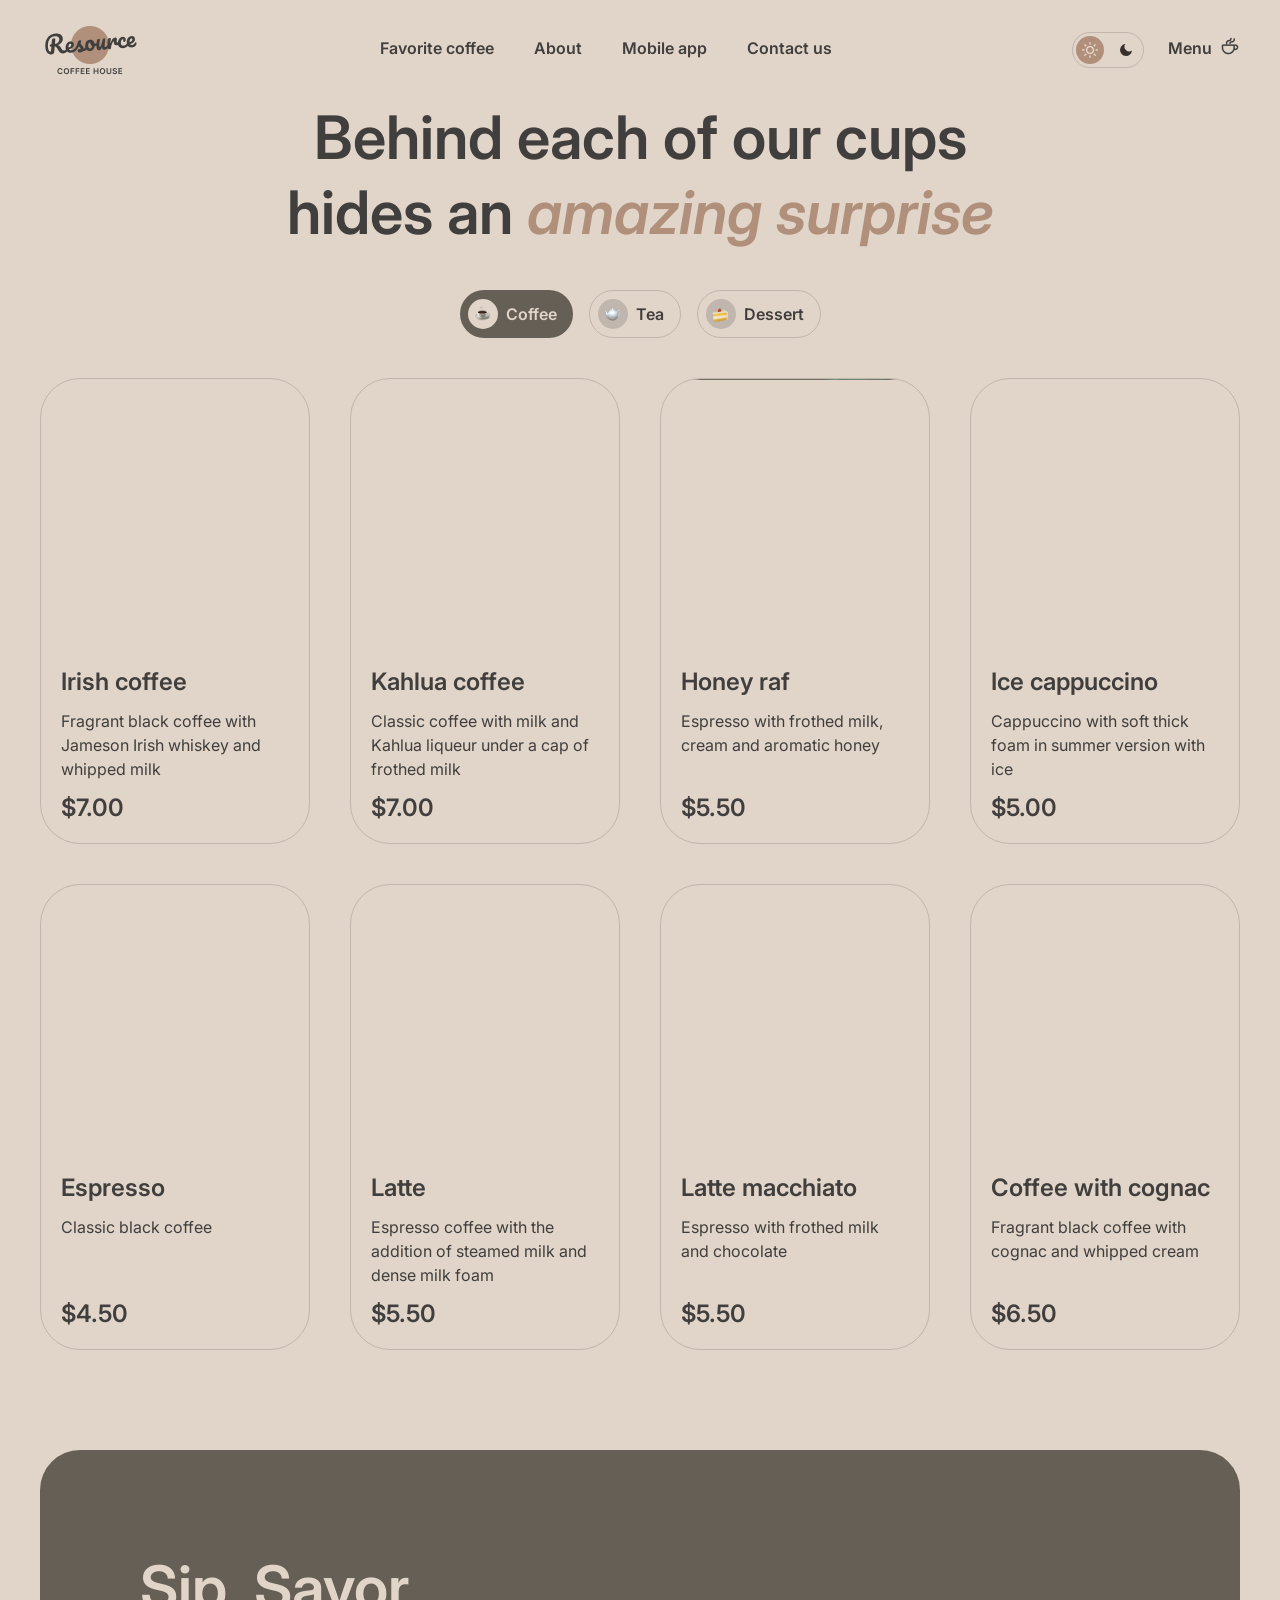
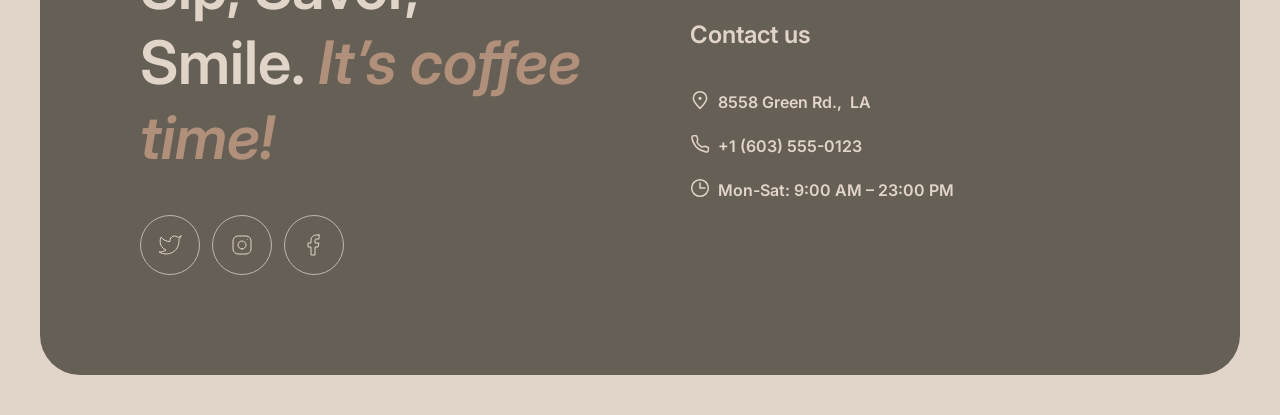
<file: menu.html>
<!DOCTYPE html>
<html lang="en">

<head>
  <meta charset="UTF-8">
  <meta name="viewport" content="width=device-width, initial-scale=1.0">
  <title>Coffee House — Menu</title>
  <link rel="icon" href="favicon.ico" type="image/x-icon">
  <link rel="preconnect" href="https://fonts.googleapis.com">
  <link rel="preconnect" href="https://fonts.gstatic.com" crossorigin>
  <link href="https://fonts.googleapis.com/css2?family=Inter:wght@400;600&display=swap" rel="stylesheet">
  <link rel="stylesheet" href="style.css">
  <script>
    (function () {
      var savedTheme = localStorage.getItem('theme');
      if (savedTheme === 'dark') {
        document.documentElement.setAttribute('data-theme', 'dark');
      }
    })();
  </script>
</head>

<body>
  <header class="header">
    <div class="header__container container">
      <a href="index.html" class="header__logo">
        <img src="img/logo.png" alt="" class="header__logo-img header__logo-img--light">
        <img src="img/logo-dark.png" alt="" class="header__logo-img header__logo-img--dark">
      </a>
      <nav class="header__nav header-nav" id="header-nav">
        <ul class="header-nav__list">
          <li class="header-nav__item"><a href="index.html#favorite-coffee" class="header-nav__link">Favorite coffee</a></li>
          <li class="header-nav__item"><a href="index.html#about-us" class="header-nav__link">About</a></li>
          <li class="header-nav__item"><a href="index.html#mobile-app" class="header-nav__link">Mobile app</a></li>
          <li class="header-nav__item"><a href="index.html#contacts" class="header-nav__link">Contact us</a></li>
        </ul>
        <a href="menu.html" class="header-nav__mobile-link"><span>Menu</span>
          <svg xmlns="http://www.w3.org/2000/svg" width="41" height="40" viewBox="0 0 41 40" fill="none">
            <path
              d="M28.8333 18.9333V25C28.8333 30.5228 24.3561 35 18.8332 35H15.4999C9.97707 35 5.49992 30.5228 5.49992 25V18.9333C5.49992 18.602 5.76855 18.3333 6.09992 18.3333H28.2333C28.5646 18.3333 28.8333 18.602 28.8333 18.9333Z"
              stroke="currentColor" stroke-width="2" stroke-linecap="round" stroke-linejoin="round" />
            <path
              d="M20.4999 15C20.4999 13.3334 21.6904 11.6667 24.0713 11.6667C24.5919 11.6667 25.2136 11.6667 25.8333 11.6667C27.4901 11.6667 28.8333 10.3236 28.8333 8.66671V5.83337"
              stroke="currentColor" stroke-width="2" stroke-linecap="round" stroke-linejoin="round" />
            <path
              d="M13.8334 15V12.1667C13.8334 10.5098 15.1766 9.16667 16.8334 9.16667H20.1667C21.2713 9.16667 22.1667 8.27124 22.1667 7.16667V5"
              stroke="currentColor" stroke-width="2" stroke-linecap="round" stroke-linejoin="round" />
            <path
              d="M27.1667 18.3334H31.3334C33.6346 18.3334 35.5001 20.1989 35.5001 22.5C35.5001 24.8012 33.6346 26.6667 31.3334 26.6667H28.8334"
              stroke="currentColor" stroke-width="2" stroke-linecap="round" stroke-linejoin="round" />
          </svg></a>
      </nav>
      <div class="header__actions">
        <button class="theme-switcher" id="theme-switcher" aria-label="Toggle theme">
          <span class="theme-switcher__icon theme-switcher__icon--sun">
            <svg width="16" height="16" viewBox="0 0 24 24" fill="none" stroke="currentColor" stroke-width="2" stroke-linecap="round" stroke-linejoin="round">
              <circle cx="12" cy="12" r="5"></circle>
              <line x1="12" y1="1" x2="12" y2="3"></line>
              <line x1="12" y1="21" x2="12" y2="23"></line>
              <line x1="4.22" y1="4.22" x2="5.64" y2="5.64"></line>
              <line x1="18.36" y1="18.36" x2="19.78" y2="19.78"></line>
              <line x1="1" y1="12" x2="3" y2="12"></line>
              <line x1="21" y1="12" x2="23" y2="12"></line>
              <line x1="4.22" y1="19.78" x2="5.64" y2="18.36"></line>
              <line x1="18.36" y1="5.64" x2="19.78" y2="4.22"></line>
            </svg>
          </span>
          <span class="theme-switcher__icon theme-switcher__icon--moon">
            <svg width="16" height="16" viewBox="0 0 24 24" fill="currentColor">
              <path d="M21 12.79A9 9 0 1 1 11.21 3 7 7 0 0 0 21 12.79z"></path>
            </svg>
          </span>
        </button>
        <a href="menu.html" class="header__menu-link">Menu</a>
        <button class="header__burger" id="burger" type="button" aria-label="Open menu" aria-expanded="false" aria-controls="header-nav"></button>
      </div>
    </div>
  </header>

  <section class="menu" id="menu">
    <div class="menu__container container">
      <h1 class="menu__title">Behind each of our cups hides an <span>amazing surprise</span></h1>

      <div class="menu__tabs tabs">
        <div data-tab-id="coffee" class="tabs__item active"><span class="tabs__icon"><img src="img/menu/icon-coffee.png" alt="coffee icon"></span><span class="tabs__name">Coffee</span></div>
        <div data-tab-id="tea" class="tabs__item"><span class="tabs__icon"><img src="img/menu/icon-tea.png" alt="tea icon"></span><span class="tabs__name">Tea</span></div>
        <div data-tab-id="dessert" class="tabs__item"><span class="tabs__icon"><img src="img/menu/icon-desert.png" alt="desert icon"></span><span class="tabs__name">Dessert</span></div>
      </div>

      <div class="menu__cards cards" id="menu-cards"></div>

      <button class="menu__show-more-btn" type="button" id="menu-show-more" hidden>Show more</button>
    </div>
  </section>

  <footer class="footer" id="contacts">
    <div class="container">
      <div class="footer__container">
        <div class="footer__app-content">
          <h2 class="footer__title">Sip, Savor, Smile. <span>It&#8217;s coffee time!</span></h2>
          <div class="footer__footer-social footer-social">
            <a href="https://twitter.com/" target="_blank" class="footer-social__link">
              <svg xmlns="http://www.w3.org/2000/svg" width="24" height="24" viewBox="0 0 24 24" fill="none">
                <path
                  d="M23 3.01006C23 3.01006 20.9821 4.20217 19.86 4.54006C19.2577 3.84757 18.4573 3.35675 17.567 3.13398C16.6767 2.91122 15.7395 2.96725 14.8821 3.29451C14.0247 3.62177 13.2884 4.20446 12.773 4.96377C12.2575 5.72309 11.9877 6.62239 12 7.54006V8.54006C10.2426 8.58562 8.50127 8.19587 6.93101 7.4055C5.36074 6.61513 4.01032 5.44869 3 4.01006C3 4.01006 -1 13.0101 8 17.0101C5.94053 18.408 3.48716 19.109 1 19.0101C10 24.0101 21 19.0101 21 7.51006C20.9991 7.23151 20.9723 6.95365 20.92 6.68006C21.9406 5.67355 23 3.01006 23 3.01006Z"
                  stroke-linecap="round" stroke-linejoin="round" />
              </svg>
            </a>
            <a href="https://instagram.com/" target="_blank" class="footer-social__link">
              <svg xmlns="http://www.w3.org/2000/svg" width="24" height="24" viewBox="0 0 24 24" fill="none">
                <path
                  d="M12 16C14.2091 16 16 14.2091 16 12C16 9.79086 14.2091 8 12 8C9.79086 8 8 9.79086 8 12C8 14.2091 9.79086 16 12 16Z"
                  stroke="#E1D4C9" stroke-linecap="round" stroke-linejoin="round" />
                <path
                  d="M3 16V8C3 5.23858 5.23858 3 8 3H16C18.7614 3 21 5.23858 21 8V16C21 18.7614 18.7614 21 16 21H8C5.23858 21 3 18.7614 3 16Z"
                  stroke="#E1D4C9" />
                <path d="M17.5 6.51L17.51 6.49889" stroke-linecap="round" stroke-linejoin="round" />
              </svg>
            </a>
            <a href="https://www.facebook.com/" target="_blank" class="footer-social__link">
              <svg xmlns="http://www.w3.org/2000/svg" width="24" height="24" viewBox="0 0 24 24" fill="none">
                <path
                  d="M17 2H14C12.6739 2 11.4021 2.52678 10.4645 3.46447C9.52678 4.40215 9 5.67392 9 7V10H6V14H9V22H13V14H16L17 10H13V7C13 6.73478 13.1054 6.48043 13.2929 6.29289C13.4804 6.10536 13.7348 6 14 6H17V2Z"
                  stroke-linecap="round" stroke-linejoin="round" />
              </svg>
            </a>
          </div>
        </div>
        <div class="footer__footer-contacts footer-contacts">
          <h3 class="footer-contacts__title">Contact us</h3>
          <ul class="footer-contacts__list">
            <li class="footer-contacts__item"><a href="https://maps.app.goo.gl/qfAVoJa7P9DXa6J29" target="_blank"
                class="footer-contacts__link footer-contacts__link--map">
                <svg xmlns="http://www.w3.org/2000/svg" width="20" height="20" viewBox="0 0 20 20" fill="none">
                  <path
                    d="M16.6663 8.33329C16.6663 12.0152 9.99967 18.3333 9.99967 18.3333C9.99967 18.3333 3.33301 12.0152 3.33301 8.33329C3.33301 4.65139 6.31778 1.66663 9.99967 1.66663C13.6816 1.66663 16.6663 4.65139 16.6663 8.33329Z"
                    stroke="#E1D4C9" stroke-width="1.5" />
                  <path
                    d="M10.0003 9.16667C10.4606 9.16667 10.8337 8.79357 10.8337 8.33333C10.8337 7.8731 10.4606 7.5 10.0003 7.5C9.54009 7.5 9.16699 7.8731 9.16699 8.33333C9.16699 8.79357 9.54009 9.16667 10.0003 9.16667Z"
                    fill="#E1D4C9" stroke="#E1D4C9" stroke-width="1.5" stroke-linecap="round" stroke-linejoin="round" />
                </svg>
                8558 Green Rd., &nbsp;LA</a></li>
            <li class="footer-contacts__item"><a href="tel:+16035550123" class="footer-contacts__link footer-contacts__link--tel">
                <svg xmlns="http://www.w3.org/2000/svg" width="20" height="20" viewBox="0 0 20 20" fill="none">
                  <path
                    d="M15.0984 12.2516L11.6665 12.9166C9.34845 11.7531 7.91654 10.4166 7.08321 8.33329L7.72483 4.89154L6.51197 1.66663L3.72946 1.66663C2.60191 1.66663 1.71466 2.59958 1.90108 3.71161C2.29888 6.08454 3.37231 10.0391 6.24987 12.9166C9.27338 15.9401 13.5661 17.3318 16.1378 17.9288C17.299 18.1983 18.3332 17.2908 18.3332 16.0988L18.3332 13.4843L15.0984 12.2516Z"
                    stroke="#E1D4C9" stroke-width="1.5" stroke-linecap="round" stroke-linejoin="round" />
                </svg>
                +1 (603) 555-0123</a></li>
            <li class="footer-contacts__item footer-contacts__item--time">
              <svg xmlns="http://www.w3.org/2000/svg" width="20" height="20" viewBox="0 0 20 20" fill="none">
                <g clip-path="url(#clip0_217_1736)">
                  <path d="M10 5L10 10L15 10" stroke="#E1D4C9" stroke-width="1.5" stroke-linecap="round"
                    stroke-linejoin="round" />
                  <path
                    d="M10.0003 18.3333C14.6027 18.3333 18.3337 14.6023 18.3337 9.99996C18.3337 5.39759 14.6027 1.66663 10.0003 1.66663C5.39795 1.66663 1.66699 5.39759 1.66699 9.99996C1.66699 14.6023 5.39795 18.3333 10.0003 18.3333Z"
                    stroke="#E1D4C9" stroke-width="1.5" stroke-linecap="round" stroke-linejoin="round" />
                </g>
                <defs>
                  <clipPath id="clip0_217_1736">
                    <rect width="20" height="20" fill="white" />
                  </clipPath>
                </defs>
              </svg>
              Mon-Sat: 9:00 AM – 23:00 PM
            </li>
          </ul>
        </div>
      </div>
    </div>
  </footer>
  <script src="theme.js"></script>
  <script src="burger.js"></script>
  <script src="products.js"></script>
  <script src="menu.js"></script>
</body>
</html>
</file>
<file: style.css>
* {
  padding: 0;
  margin: 0;
  box-sizing: border-box;
}

@keyframes slider-controls {
  to {transform: translateX(0%);}
}

:root {
  --c-text-dark: #403F3D;
  --c-text-light: #E1D4C9;
  --c-text-accent: #B0907A;

  --c-bg-body: #E1D4C9;
  --c-bg-container: #665F55;
  --c-bg-backdrop: rgba(64, 63, 61, 0.8);

  --c-border-light: #C1B6AD;
  --c-border-dark: #665F55;

  --toggle-bg: #FFFFFF;
  --toggle-border: #C1B6AD;
  --toggle-sun-bg: #B0907A;
  --toggle-sun-color: #E6D9CE;
  --toggle-moon-bg: transparent;
  --toggle-moon-color: #38312B;
  --toggle-moon-hover-bg: #665F55;
  --toggle-moon-hover-color: #E1D4C9;
}

[data-theme="dark"] {
  --c-text-dark: #E1D4C9;
  --c-text-light: #E1D4C9;
  --c-text-accent: #B0907A;

  --c-bg-body:#292826;
  --c-bg-container: #403F3D;
  --c-bg-backdrop: #292826e2;

  --c-border-light: #665F55;
  --c-border-dark: #C1B6AD;

  /* Состояние переключателя в тёмной теме */
  --toggle-sun-bg: transparent;
  --toggle-sun-color: #E1D4C9;
  --toggle-moon-bg: #B0907A;
  --toggle-moon-color: #231F1E;
  --toggle-sun-hover-bg: #403F3D;
  --toggle-sun-hover-color: #E1D4C9;
  --toggle-moon-hover-bg: #B0907A;
  --toggle-moon-hover-color: #231F1E;
}

body, 
.header, 
.header-nav, 
.hero__btn, 
.slider-buttons__btn, 
.footer-social__link {
  transition: background-color 0.3s ease, color 0.3s ease, border-color 0.3s ease;
}
 
html {
  scroll-behavior: smooth;
}
 
body {
  font-family: 'Inter', sans-serif;
  font-size: 16px;
  font-weight: 400;
  line-height: 150%;
  color: var(--c-text-dark);
  background-color: var(--c-bg-body);
}
 
body.menu-open,
body.modal-open {
  overflow: hidden;
}
 
.container {
  width: 100%;
  max-width: 1440px;
  padding: 0 40px;
  margin: 0 auto;
}
 
.header {
  position: absolute;
  top: 0;
  left: 0;
  width: 100%;
  height: 80px;
  overflow: hidden;
  z-index: 100;
  transition: height 0s linear 0.3s;
}
 
.header.open {
  height: 100%;
  transition-delay: 0s;
}
 
.header__container {
  padding-top: 20px;
  display: flex;
  flex-wrap: nowrap;
  justify-content: space-between;
  align-items: center;
}
 
.header__logo {
  position: relative;
  z-index: 10;
}
 
.header__logo img {
  display: block;
}
 
.header__logo .header__logo-img--dark {
  display: none;
}
 
[data-theme="dark"] .header__logo .header__logo-img--light {
  display: none;
}
 
[data-theme="dark"] .header__logo .header__logo-img--dark {
  display: block;
}
 
.theme-switcher {
  width: 72px;
  height: 36px;
  border-radius: 100px;
  border: 1px solid var(--toggle-border);
  background-color: var(--c-bg-body);
  display: flex;
  align-items: center;
  justify-content: space-between;
  padding: 3px;
  cursor: pointer;
  outline: none;
  transition: border-color 0.3s ease, background-color 0.3s ease;
  margin-left: auto; 
  margin-right: auto;
}
 
.theme-switcher__icon {
  width: 28px;
  height: 28px;
  border-radius: 50%;
  display: flex;
  align-items: center;
  justify-content: center;
  transition: background-color 0.3s ease, color 0.3s ease;
}
 
.theme-switcher__icon--sun {
  background-color: var(--toggle-sun-bg);
  color: var(--toggle-sun-color);
}
 
.theme-switcher__icon--moon {
  background-color: var(--toggle-moon-bg);
  color: var(--toggle-moon-color);
}
 
@media (hover: hover) {
  .theme-switcher:hover .theme-switcher__icon--moon {
    background-color: var(--toggle-moon-hover-bg);
    color: var(--toggle-moon-hover-color);
  }
 
  [data-theme="dark"] .theme-switcher:hover .theme-switcher__icon--sun {
    background-color: var(--toggle-sun-hover-bg);
    color: var(--toggle-sun-hover-color);
  }
}
 
.header-nav__mobile-link {
  display: none;
}
 
.header__menu-link {
  padding-right: 28px;
}
 
.header__menu-link::after {
  content: "";
  display: inline-block;
  position: absolute;
  width: 20px;
  height: 20px;
  top: 0;
  right: 0;
  background-image: url(img/coffee-cup.png);
}
 
[data-theme="dark"] .header__menu-link::after {
  background-image: url(img/coffee-cup-dark.png);
}
 
.header__menu-link, .header-nav__link {
  text-decoration: none;
  color: inherit;
  font-weight: 600;
  display: inline-block;
  padding-bottom: 4px;
  position: relative;
}
 
.header__menu-link::before, .header-nav__link::before {
  content: "";
  display: block;
  position: absolute;
  width: 100%;
  height: 2px;
  bottom: 0;
  left: 0;
  background-color: var(--c-text-dark);
  transform: scaleX(0);
  opacity: 0;
  transition: transform 0.3s ease-out, opacity 0.3s ease-out;
}
 
.header__actions {
  position: relative;
  z-index: 10;
  display: flex;
  flex-direction: row;
  align-items: center;
  gap: 24px;
}
 
.header__burger {
  width: 44px;
  height: 44px;
  padding: 0;
  border-radius: 100%;
  border: 1px solid var(--c-border-dark);
  background-color: transparent;
  cursor: pointer;
  display: none;
  flex-direction: column;
  align-items: center;
  justify-content: center;
  gap: 8px;
  transition: gap 0.3s ease-out;
}
 
.header__burger::before,
.header__burger::after {
  content: "";
  display: block;
  width: 16px;
  height: 1px;
  background-color: var(--c-border-dark);
  border-radius: 2px;
  transition: transform 0.3s ease-out;
}
 
.header__burger.open {
  gap: 0;
}
 
.header__burger.open::before {
  transform: translateY(50%) rotate(-45deg);
}
 
.header__burger.open::after {
  transform: translateY(-50%) rotate(45deg);
}
.header-nav__list {
  list-style: none;
  display: flex;
  gap: 40px;
}
 
.menu {
  margin-top: 100px;
}
 
.menu__container {
  display: flex;
  flex-direction: column;
  align-items: center;
}
 
.menu__title {
  font-size: 60px;
  font-weight: 600;
  line-height: 125%;
  text-align: center;
  max-width: 800px;
  margin-bottom: 40px;
}
 
.menu__title span {
  font-style: italic;
  color: var(--c-text-accent);
}
 
.tabs {
  display: flex;
  gap: 16px;
  margin-bottom: 40px;
}
 
.tabs__item {
  padding: 8px 16px 8px 8px;
  border-radius: 100px;
  border: 1px solid var(--c-border-light);
  display: flex;
  align-items: center;
  gap: 8px;
  cursor: pointer;
  transition: background-color 0.3s ease-out, border-color 0.3s ease-out;
}
 
.tabs__item.active {
  background-color: var(--c-bg-container);
  border: none;
  pointer-events: none;
}
 
.tabs__icon {
  display: flex;
  align-items: center;
  justify-content: center;
  width: 30px;
  height: 30px;
  border-radius: 100%;
  background-color: var(--c-border-light);
  transition: background-color 0.3s ease-out;
}
 
.tabs__item.active .tabs__icon {
  background-color: var(--c-bg-body);
}
 
.tabs__name {
  font-weight: 600;
  transition: color 0.3s ease-out;
}
 
.tabs__item.active .tabs__name {
  color: var(--c-text-light);
}
 
.cards {
  width: 100%;
  display: grid;
  grid-template-columns: repeat(4, 1fr);
  grid-auto-rows: 1fr;
  gap: 40px;
}
 
.cards__item {
  border-radius: 40px;
  border: 1px solid var(--c-border-light);
  overflow: hidden;
  display: flex;
  flex-direction: column;
  cursor: pointer;
}
 
.cards__img {
  border-radius: 40px;
  overflow: hidden;
  aspect-ratio: 1 / 1;
}
 
.cards__img img {
  display: block;
  width: 100%;
  height: 100%;
  object-fit: cover;
  object-position: center;
  transform: scale(1.1);
  transition: transform 0.3s ease-out;
}
 
.cards__descr {
  padding: 20px;
  display: flex;
  flex-direction: column;
  gap: 12px;
  flex-grow: 1;
}
 
.cards__name {
  font-size: 24px;
  font-weight: 600;
  line-height: 125%;
}
 
.cards__price {
  font-size: 24px;
  font-weight: 600;
  line-height: 125%;
  margin-top: auto;
}
 
.menu__show-more-btn[hidden] {
  display: none;
}
 
.menu__show-more-btn {
  display: block;
  margin: 40px auto 0;
  padding: 12px 40px;
  border-radius: 100px;
  border: 1px solid var(--c-border-dark);
  background-color: transparent;
  color: inherit;
  font: inherit;
  font-weight: 600;
  cursor: pointer;
  transition: background-color 0.3s ease-out, color 0.3s ease-out;
}
 
.hero {
  margin-top: 100px;
}
 
.hero__container {
  padding: 100px;
  border-radius: 40px;
  background-image: url(img/img-hero.jpg);
  background-position: center;
  background-size: cover;
  background-repeat: no-repeat;
  position: relative;
  overflow: hidden;
}
 
.hero__video {
  position: absolute;
  top: 0;
  left: 0;
  width: 100%;
  height: 100%;
  object-fit: cover;
}
 
.hero__title {
  max-width: 530px;
  font-size: 72px;
  font-weight: 600;
  line-height: 105%;
  color: var(--c-text-light);
  margin-bottom: 40px;
  position: relative;
  z-index: 10;
}
 
.hero__title span {
  font-style: italic;
  color: var(--c-text-accent);
}
 
.hero__descr {
  max-width: 530px;
  color: var(--c-text-light);
  margin-bottom: 40px;
  position: relative;
  z-index: 10;
}
 
.hero__btn {
  text-decoration: none;
  color: inherit;
  font-weight: 600;
  display: inline-block;
  padding: 20px 78px;
  background-color: var(--c-bg-body);
  border-radius: 100px;
  position: relative;
  z-index: 10;
}
 
.hero__btn span {
  position: relative;
  right: 0;
  transition: right 0.3s ease-out;
}
 
.hero__btn span::after {
  content: "";
  display: inline-block;
  position: absolute;
  width: 20px;
  height: 20px;
  top: 0;
  right: -28px;
  background-image: url(img/coffee-cup.png);
  opacity: 0;
 transition: opacity 0.3s ease-out;
}
 
[data-theme="dark"] .hero__btn span::after {
  background-image: url(img/coffee-cup-dark.png);
}
 
.favorite {
  margin-top: 100px;
}
 
.favorite__title {
  font-size: 60px;
  font-weight: 600;
  line-height: 125%;
  text-align: center;
  margin-bottom: 40px;
}
 
.favorite__title span {
  font-style: italic;
  color: var(--c-text-accent);
  margin-bottom: 40px;
}
 
.slider {
  position: relative;
  overflow: hidden;
}
 
.slider__items {
  display: flex;
  align-items: center;
  transition: transform 0.4s ease-out;;
}
 
.slider-card {
  flex-shrink: 0;
  width: 100%;
  display: flex;
  flex-direction: column;
  align-items: center;
  padding: 0 100px;
}
 
.slider-card__img {
  display: block;
  max-width: 480px;
  width: 100%;
  margin-bottom: 20px;
}
 
.slider-card__name {
  font-size: 24px;
  font-weight: 600px;
  line-height: 125%;
  text-align: center;
  margin-bottom: 16px;
  max-width: 480px;
}
 
.slider-card__descr {
  text-align: center;
  max-width: 480px;
  margin-bottom: 16px;
}
 
.slider-card__price {
  text-align: center;
  max-width: 480px;
  font-size: 24px;
  font-weight: 600;
  line-height: 125%;
}
 
.slider-buttons__btn {
  padding: 0;
  background-color: transparent;
  position: absolute;
  z-index: 10;
  top: 50%;
  transform: translateY(-85%);
  display: flex;
  align-items: center;
  justify-content: center;
  width: 60px;
  height: 60px;
  border-radius: 100%;
  border: 1px solid var(--c-border-dark);
  cursor: pointer;
  transition: background-color 0.3s ease-out;
}
 
.slider-buttons__btn svg {
  stroke: var(--c-text-dark);
  transition: stroke 0.3s ease-out;
}
 
.slider-buttons__btn--left {
  left: 4px;
}
 
.slider-buttons__btn--right {
  right: 4px;
}
 
.slider-pagination {
  margin-top: 40px;
  display: flex;
  align-items: center;
  justify-content: center;
  gap: 12px;
}
 
.slider-pagination__control {
  width: 40px;
  height: 4px;
  border-radius: 100px;
  background-color: var(--c-border-light);
  position: relative;
  overflow: hidden;
}
 
.slider-pagination__control::before {
  content: "";
  display: block;
  position: absolute;
  top: 0;
  left: 0;
  width: 100%;
  height: 100%;
  background-color: var(--c-border-dark);
  border-radius: 100px;
  transform: translateX(-100%);
}
 
.slider-pagination__control.active::before {
  /* transform: translateX(0%);
  transition: transform 5s ease-out; */
  animation: 5s ease-out 0s slider-controls;
}
 
.slider-pagination__control.active.paused::before {
  animation-play-state: paused;
}
 
.about {
  margin-top: 100px;
}
 
.about__title {
  font-size: 60px;
  font-weight: 600;
  line-height: 125%;
}
 
.about__title span {
  font-style: italic;
  color: var(--c-text-accent);
}
 
.about-gallery {
  margin-top: 40px;
  display: grid;
  grid-template-columns: repeat(2, 1fr);
  grid-template-rows: repeat(7, 1fr);
  gap: 40px;
}
 
.about-gallery__item {
  position: relative;
  border-radius: 20px;
  overflow: hidden;
}
 
.about-gallery__item img {
  display: block;
  width: 100%;
  object-fit: cover;
  position: absolute;
  width: 100%;
  height: 100%;
  top: 0;
  left: 0;
  transform: scale(1.1);
  transition: transform 0.3s ease-out;
}
 
.about-gallery__item--1 {
  grid-column: 1;
  grid-row: 1 / span 4;
  aspect-ratio: 4 / 3.58;
}
 
.about-gallery__item--2 {
  grid-column: 2;
  grid-row: 1 / span 3;
}
 
.about-gallery__item--3 {
  grid-column: 1;
  grid-row: 5 / span 3;
}
 
.about-gallery__item--4 {
  grid-column: 2;
  grid-row: 4 / span 4;
}
 
.app {
  margin-top: 100px;
}
 
.app__container {
  display: grid;
  grid-template-columns: repeat(2, 1fr);
  column-gap: 100px;
  align-items: center;
}
 
.app__img {
  display: block;
  width: 100%;
  max-width: 630px;
}
 
.app-content {
  display: flex;
  flex-direction: column;
  gap: 40px;
}
 
.app-content__title {
  font-size: 60px;
  font-weight: 600;
  line-height: 125%;
}
 
.app-content__title span {
  font-style: italic;
  color: var(--c-text-accent);
}
 
.app-content__btns {
  display: flex;
  align-items: center;
  gap: 20px;
}
 
.app-content__btn {
  text-decoration: none;
  color: inherit;
  display: block;
  padding: 12px 20px;
  border-radius: 100px;
  border: 1px solid var(--c-bg-container);
  display: flex;
  gap: 8px;
  width: 200px;
  transition: background-color 0.3s ease-out;
}
 
.app-content__btn svg path {
  fill: var(--c-text-dark);
  transition: fill 0.3s ease-out;
}
 
.app-content__btn-text {
  display: flex;
  flex-direction: column;
  transition: color 0.3s ease-out;
}
 
.app-content__btn-text-top {
  font-size: 10px;
  font-weight: 600;
  line-height: 140%;
}
 
.app-content__btn-text-bot {
  font-size: 16px;
  font-weight: 600;
  line-height: 150%;
}
 
.modal {
  position: fixed;
  z-index: 200;
  top: 0;
  left: 0;
  width: 100%;
  height: 100%;
}
 
.modal__container {
  overflow: auto;
  width: 100%;
  height: 100%;
  display: flex;
  align-items: center;
  justify-content: center;
  background-color: var(--c-bg-backdrop);
  padding: 40px;
}
 
.modal__card {
  margin: auto;
  display: flex;
  width: 100%;
  max-width: 800px;
  border-radius: 40px;
  border: 1px solid var(--c-border-light);
  background-color: var(--c-bg-body);
  color: var(--c-text-dark);
  padding: 16px;
}
 
.m-card__img {
  border-radius: 40px;
  overflow: hidden;
  width: 100%;
  max-width: 310px;
  flex-shrink: 0;
}
 
.m-card__img img {
  display: block;
  width: 100%;
  height: 100%;
  object-fit: cover;
  object-position: center;
  transform: scale(1.1);
}
 
.m-card__info {
  flex: 1;
  min-width: 0;
  padding-left: 20px;
  display: flex;
  flex-direction: column;
  gap: 20px;
}
 
.m-card__name {
  margin-bottom: 12px;
  font-size: 24px;
  font-weight: 600;
  line-height: 125%;
}
 
.m-card__group-title {
  margin-bottom: 8px;
}
 
.m-card__options {
  display: flex;
  flex-wrap: wrap;
  gap: 8px;
}
 
.option {
  padding: 7px 15px 7px 7px;
  border-radius: 100px;
  border: 1px solid var(--c-border-light);
  background-color: transparent;
  color: inherit;
  font: inherit;
  display: flex;
  align-items: center;
  gap: 8px;
  cursor: pointer;
  transition: background-color 0.3s ease-out, border-color 0.3s ease-out;
}
 
.option__icon {
  width: 30px;
  height: 30px;
  border-radius: 100%;
  background-color: var(--c-border-light);
  font-weight: 600;
  display: flex;
  align-items: center;
  justify-content: center;
  transition: background-color 0.3s ease-out;
}
 
.option__name {
  font-weight: 600;
  transition: color 0.3s ease-out;
}
 
.option.active {
  background-color: var(--c-bg-container);
  border-color: transparent;
}
 
.option.active .option__icon {
  background-color: var(--c-bg-body);
}
 
.option.active .option__name {
  color: var(--c-text-light);
}
 
.option--size.active {
  pointer-events: none;
}
 
.m-card__total {
  display: flex;
  justify-content: space-between;
}
 
.m-card__total-name,
.m-card__total-price {
  font-size: 24px;
  font-weight: 600;
  line-height: 125%;
}
 
.m-card__alert {
  display: flex;
  gap: 8px;
  padding: 11px 0 12px;
  border-top: 1px solid var(--c-border-light);
}
 
.m-card__alert-icon {
  width: 16px;
  height: 16px;
  flex-shrink: 0;
}
 
.m-card__alert-text {
  font-size: 10px;
  font-weight: 600;
  line-height: 140%;
}
 
.m-card__btn {
  width: 100%;
  color: inherit;
  font: inherit;
  font-weight: 600;
  padding: 9px 77px;
  text-align: center;
  border: 1px solid var(--c-border-dark);
  border-radius: 100px;
  background-color: transparent;
  cursor: pointer;
  transition: background-color 0.3s ease-out, color 0.3s ease-out;
}
 
.footer {
  margin-top: 100px;
  padding-bottom: 40px;
}
 
.footer__container {
  padding: 100px;
  border-radius: 40px;
  background-color: var(--c-bg-container);
  color: var(--c-text-light);
  display: grid;
  grid-template-columns: repeat(2, 1fr);
  column-gap: 100px;
  align-items: center;
}
 
.footer__app-content {
  display: flex;
  flex-direction: column;
  gap: 40px;
}
 
.footer__title {
  font-size: 60px;
  font-weight: 600;
  line-height: 125%;
}
 
.footer__title span {
  font-style: italic;
  color: var(--c-text-accent);
}
 
.footer-social {
  display: flex;
  gap: 12px;
}
 
.footer-social__link {
  text-decoration: none;
  color: inherit;
  display: block;
  width: 60px;
  height: 60px;
  border-radius: 100%;
  border: 1px solid var(--c-border-light);
  display: flex;
  align-items: center;
  justify-content: center;
  transition: background-color 0.3s ease-out, border 0.3s ease-out;
}
 
.footer-social__link svg path {
  stroke: var(--c-text-light);
  transition: stroke 0.3s ease-out;
}
 
.footer-contacts {
  display: flex;
  flex-direction: column;
  gap: 40px;
}
 
.footer-contacts__title {
  font-size: 24px;
  font-weight: 600;
  line-height: 125%;
}
 
.footer-contacts__list {
  list-style: none;
  display: flex;
  flex-direction: column;
  gap: 16px;
}
 
.footer-contacts__item {
  display: inline-block;
  align-self: flex-start;
  font-weight: 600;
}
 
.footer-contacts__item--time {
  display: flex;
  gap: 8px;
  padding-bottom: 4px;
}
 
.footer-contacts__link {
  text-decoration: none;
  color: inherit;
  display: flex;
  gap: 8px;
  padding-bottom: 4px;
  position: relative;
}
 
.footer-contacts__link::before {
  content: "";
  display: block;
  position: absolute;
  width: 100%;
  height: 2px;
  bottom: 0;
  left: 0;
  background-color: var(--c-text-light);
  transform: scaleX(0);
  opacity: 0;
  transition: transform 0.3s ease-out, opacity 0.3s ease-out;
}
 
@media (hover: hover) {
  .header__menu-link:hover::before, .header-nav__link:hover::before {
    transform: scaleX(1);
    opacity: 1;
    transition: transform 0.3s ease-out, opacity 0.3s ease-out;
  }
 
  .hero__btn:hover span {
    right: 14px;
    transition: right 0.3s ease-out;
  }
 
  .hero__btn:hover span::after {
    opacity: 1;
    transition: opacity 0.3s ease-out;
  }
 
  .slider-buttons__btn:hover {
    background-color: var(--c-border-dark);
    transition: background-color 0.3s ease-out;
  }
 
  .slider-buttons__btn:hover svg {
    stroke: var(--c-text-light);
    transition: stroke 0.3s ease-out;
  }
 
  .about-gallery__item:hover img {
    transform: scale(1);
    transition: transform 0.3s ease-out;
  }
 
  .app-content__btn:hover {
    background-color: var(--c-bg-container);
    transition: background-color 0.3s ease-out;
  }
 
  .app-content__btn:hover svg path {
    fill: var(--c-text-light);
    transition: fill 0.3s ease-out;
  }
 
  .app-content__btn:hover .app-content__btn-text {
    color: var(--c-text-light);
    transition: color 0.3s ease-out;
  }
 
  .footer-social__link:hover {
    border: none;
    background-color: var(--c-bg-body);
    transition: background-color 0.3s ease-out, border 0.3s ease-out;
  }
 
  .footer-social__link:hover svg path {
    stroke: var(--c-text-dark);
    transition: stroke 0.3s ease-out;
  }
 
  .footer-contacts__link:hover::before {
    transform: scaleX(1);
    opacity: 1;
    transition: transform 0.3s ease-out, opacity 0.3s ease-out;
  }
 
  .tabs__item:hover:not(.active) {
    background-color: var(--c-bg-container);
    border-color: transparent;
    transition: background-color 0.3s ease-out, border 0.3s ease-out;
  }
 
  .tabs__item:hover:not(.active) .tabs__icon {
    background-color: var(--c-bg-body);
    transition: background-color 0.3s ease-out;
  }
 
  .tabs__item:hover:not(.active) .tabs__name {
    color: var(--c-text-light);
    transition: color 0.3s ease-out;
  }
 
  .cards__item:hover .cards__img img {
    transform: scale(1);
    transition: transform 0.3s ease-out;
  }
 
  .option:hover:not(.active) {
    background-color: var(--c-bg-container);
    border-color: transparent;
  }
 
  .option:hover:not(.active) .option__icon {
    background-color: var(--c-bg-body);
  }
 
  .option:hover:not(.active) .option__name {
    color: var(--c-text-light);
  }
 
  .m-card__btn:hover {
    background-color: var(--c-bg-container);
    color: var(--c-text-light);
  }
 
  .menu__show-more-btn:hover {
    background-color: var(--c-bg-container);
    color: var(--c-text-light);
    transition: background-color 0.3s ease-out, color 0.3s ease-out;
  }
 
}
 
@media screen and (max-width: 1024px) {
  .cards {
    grid-template-columns: repeat(3, 1fr);
  }
}
 
@media screen and (max-width: 768px) {
  .header__menu-link {
    display: none;
  }
 
  .header__actions {
    gap: 12px;
  }
 
  .header__burger {
    display: flex;
  }
 
  .header-nav {
    position: absolute;
    width: 100%;
    height: 100%;
    top: 0;
    left: 0;
    background-color: var(--c-bg-body);
    font-size: 32px;
    line-height: 125%;
    padding: 160px 40px 60px;
    overflow: auto;
    visibility: hidden;
    transform: translateX(100%);
    transition: transform 0.3s ease-out, visibility 0.3s ease-out;
  }
 
  .header-nav.open {
    visibility: visible;
    transform: translateX(0);
  }
 
  .header-nav__list {
    flex-direction: column;
    align-items: center;
    gap: 60px;
  }
 
  .header-nav__link {
    padding-bottom: 0;
  }
 
  .header-nav__mobile-link {
    display: flex;
    align-items: center;
    justify-content: center;
    gap: 16px;
    text-decoration: none;
    color: inherit;
    font-weight: 600;
    margin-top: 100px;
  }
 
  .hero__container {
    padding: 100px 60px;
  }
 
  .hero__btn span {
    right: 14px;
  }
 
  .hero__btn span::after {
    opacity: 1;
  }
 
  .slider-buttons__btn--left {
    left: 0;
  }
  
  .slider-buttons__btn--right {
    right: 0;
  }
 
  .about-gallery__item--2, .about-gallery__item--3 {
    display: none;
  }
 
  .about-gallery {
    grid-template-columns: 1fr;
    grid-template-rows: repeat(2, 1fr);
  }
  
  .about-gallery__item {
    position: relative;
    border-radius: 20px;
    overflow: hidden;
  }
  
  .about-gallery__item img {
    transform: scale(1.05);
  }
  
  .about-gallery__item--1 {
    grid-column: auto;
    grid-row: auto;
    aspect-ratio: auto;
    height: 590px;
  }
  
  .about-gallery__item--4 {
    grid-column: auto;
    grid-row: auto;
  }
 
  .app__container {
    grid-template-columns: 1fr;
    row-gap: 100px;
    justify-items: center;
  }
 
  .footer__container {
    padding: 100px 60px;
    grid-template-columns: 1fr;
    row-gap: 100px;
  }
 
  .cards {
    grid-template-columns: repeat(2, 1fr);
    padding: 0 14px;
  }
 
}
 
@media screen and (max-width: 700px) {
  .modal__container {
    padding: 19px;
  }
}
 
@media screen and (max-width: 590px) {
  .container {
    padding-left: 16px;
    padding-right: 16px;
  }
 
  .hero__container {
    padding: 60px 16px;
  }
 
  .hero__title {
    font-size: 42px;
    line-height: 115%;
  }
 
  .favorite__title {
    font-size: 32px;
  }
 
  .slider-card {
    padding: 0;
  }
 
  .slider__btns {
    display: none;
  }
 
  .about__title {
    font-size: 32px;
  }
 
  .about-gallery__item img {
    transform: scale(1.24);
  }
 
  .app__container {
    row-gap: 40px;
  }
 
  .app-content__title {
    font-size: 32px;
  }
 
  .app-content__btns {
    flex-direction: column;
    align-items: flex-start;
  }
 
  .footer__container {
    padding: 60px 16px;
    row-gap: 40px;
  }
 
  .footer__title {
    font-size: 32px;
  }
 
  .menu__title {
    font-size: 32px;
  }
 
  .tabs {
    gap: 8px;
    flex-wrap: wrap;
  }
 
  .cards {
    grid-template-columns: 1fr;
    padding: 0 19px;
  }
 
  .m-card__img {
    display: none;
  }
 
  .m-card__info {
    padding: 0;
  }
 
}
</file>
